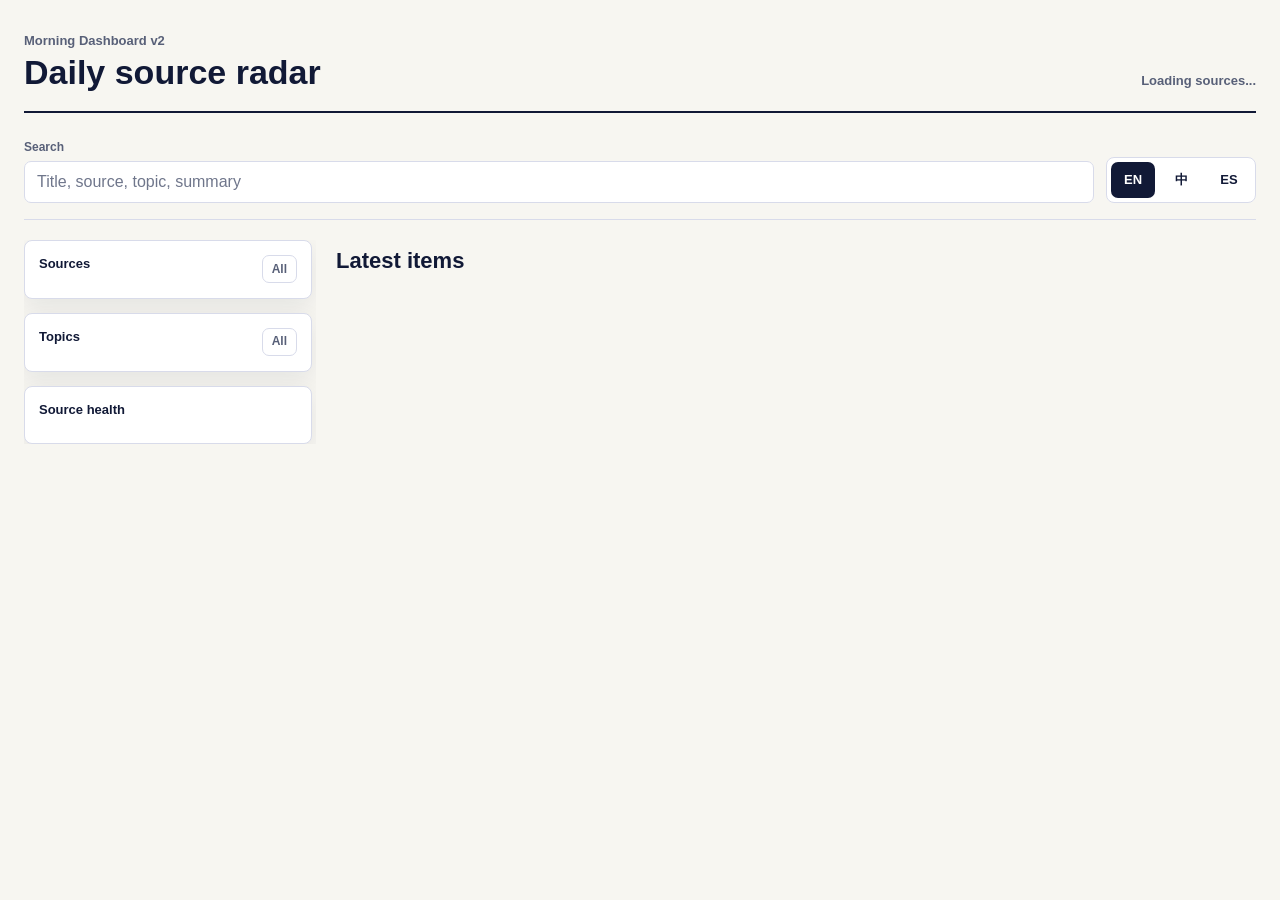
<file: index.html>
<!doctype html>
<html lang="en">
<head>
  <meta charset="utf-8">
  <meta name="viewport" content="width=device-width, initial-scale=1">
  <meta http-equiv="refresh" content="0; url=./v2/">
  <title>Morning Dashboard MVP</title>
  <style>
    body { font-family: system-ui, -apple-system, BlinkMacSystemFont, "Segoe UI", sans-serif; margin: 3rem; color: #111936; background: #f7f6f1; }
    a { color: #111936; font-weight: 700; }
  </style>
</head>
<body>
  <p>Opening <a href="./v2/">Morning Dashboard MVP</a>...</p>
</body>
</html>
</file>
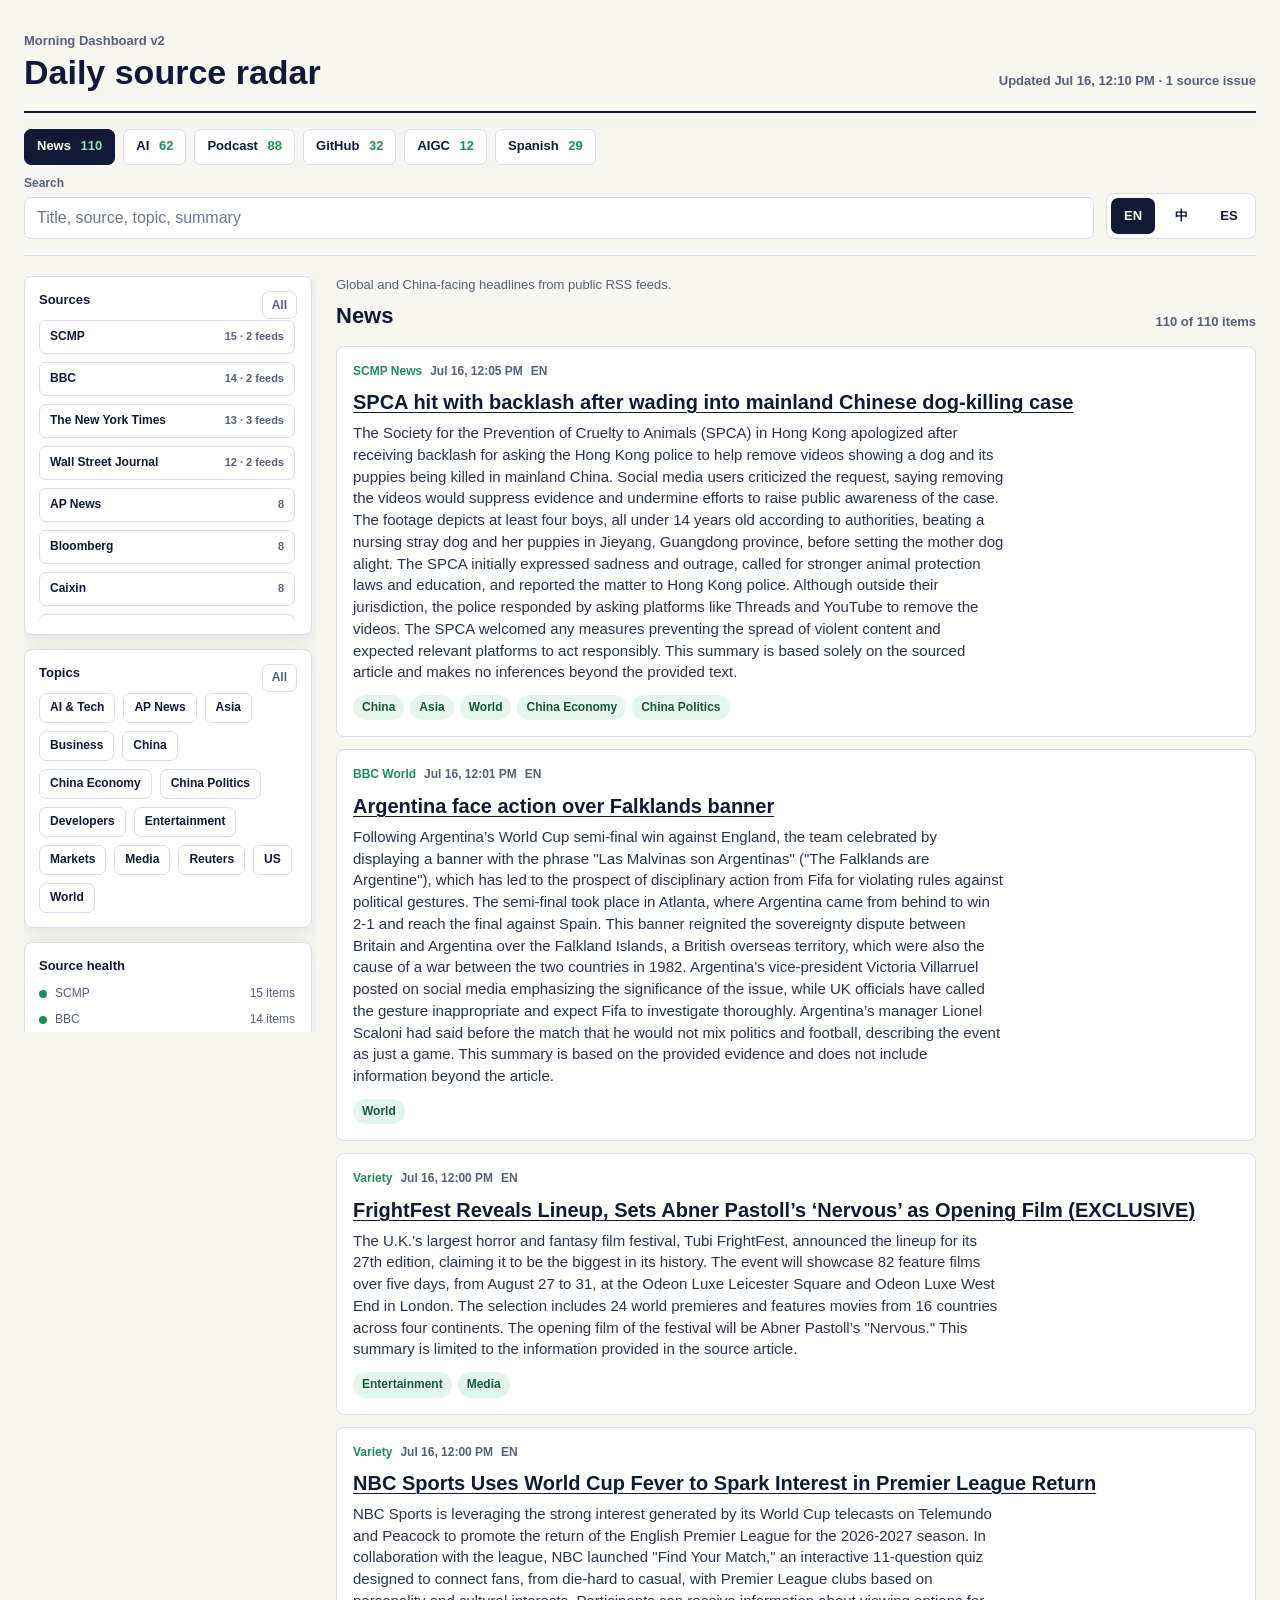
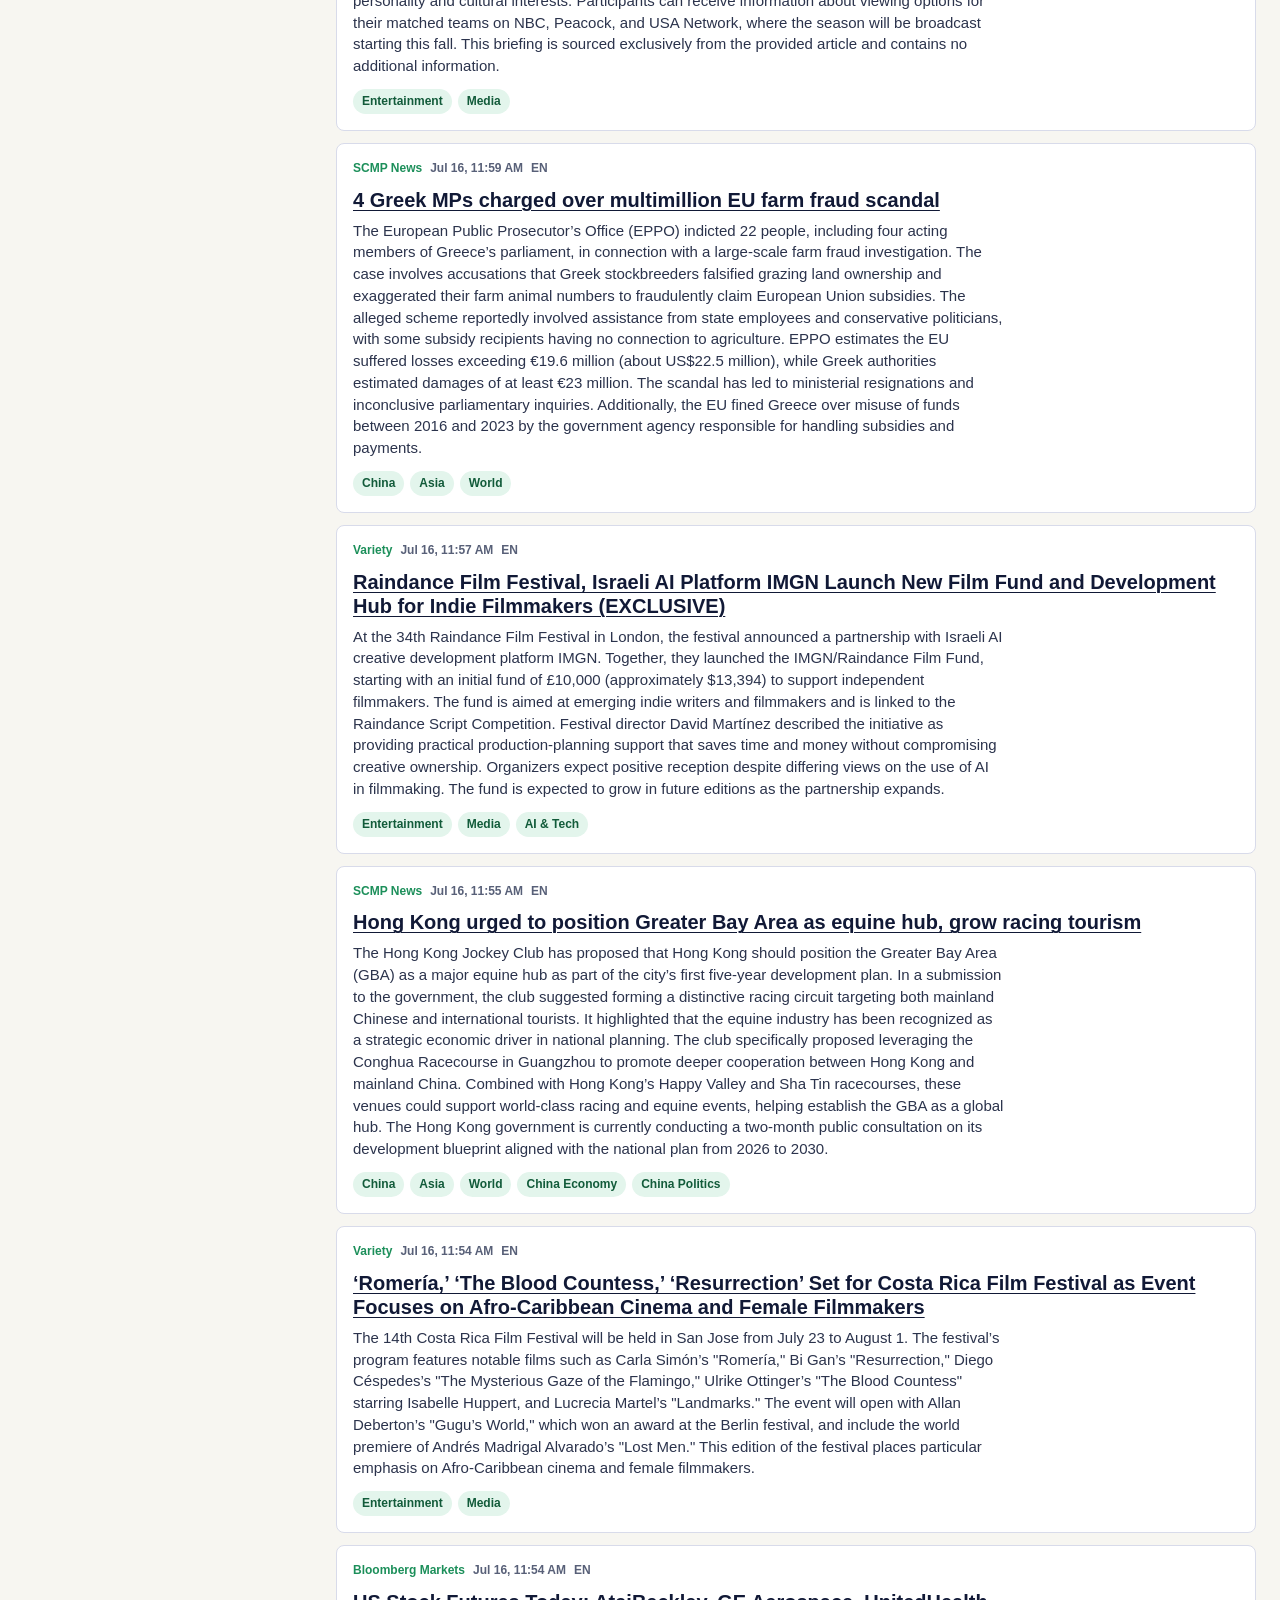
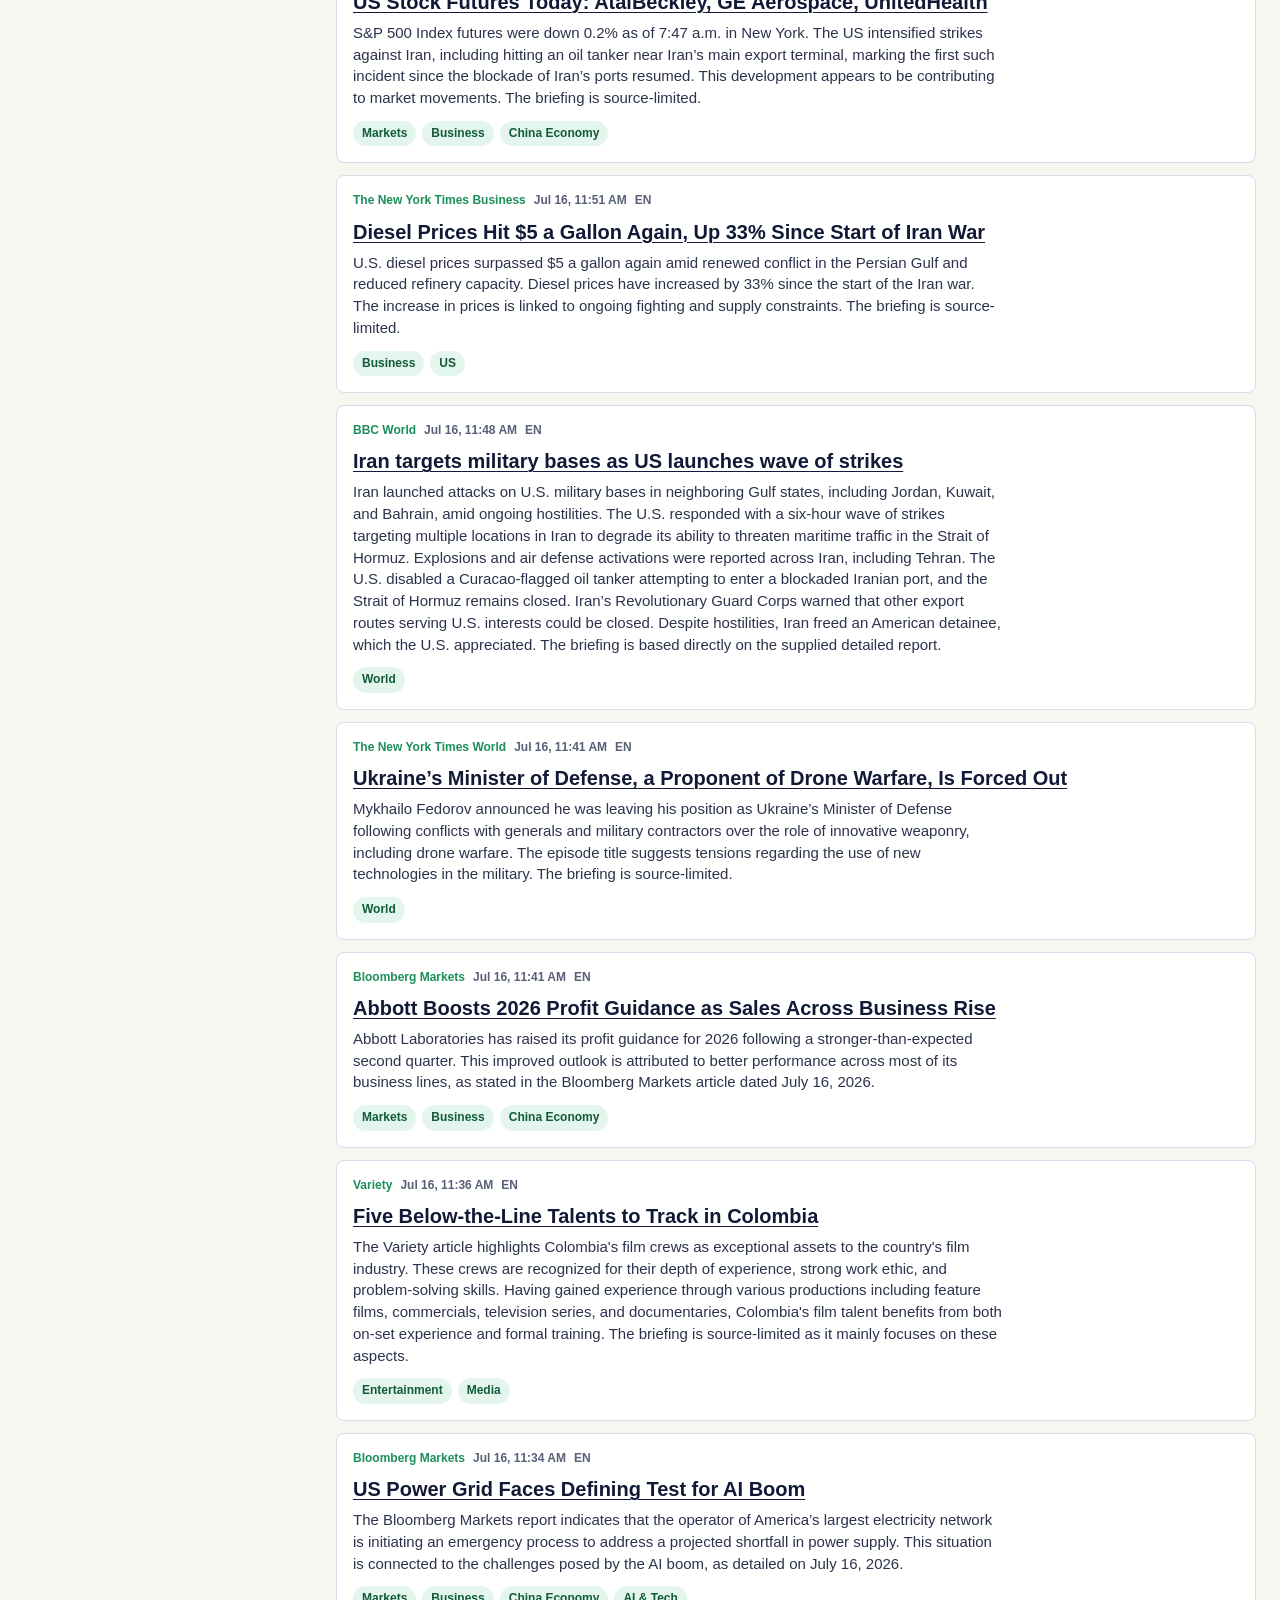
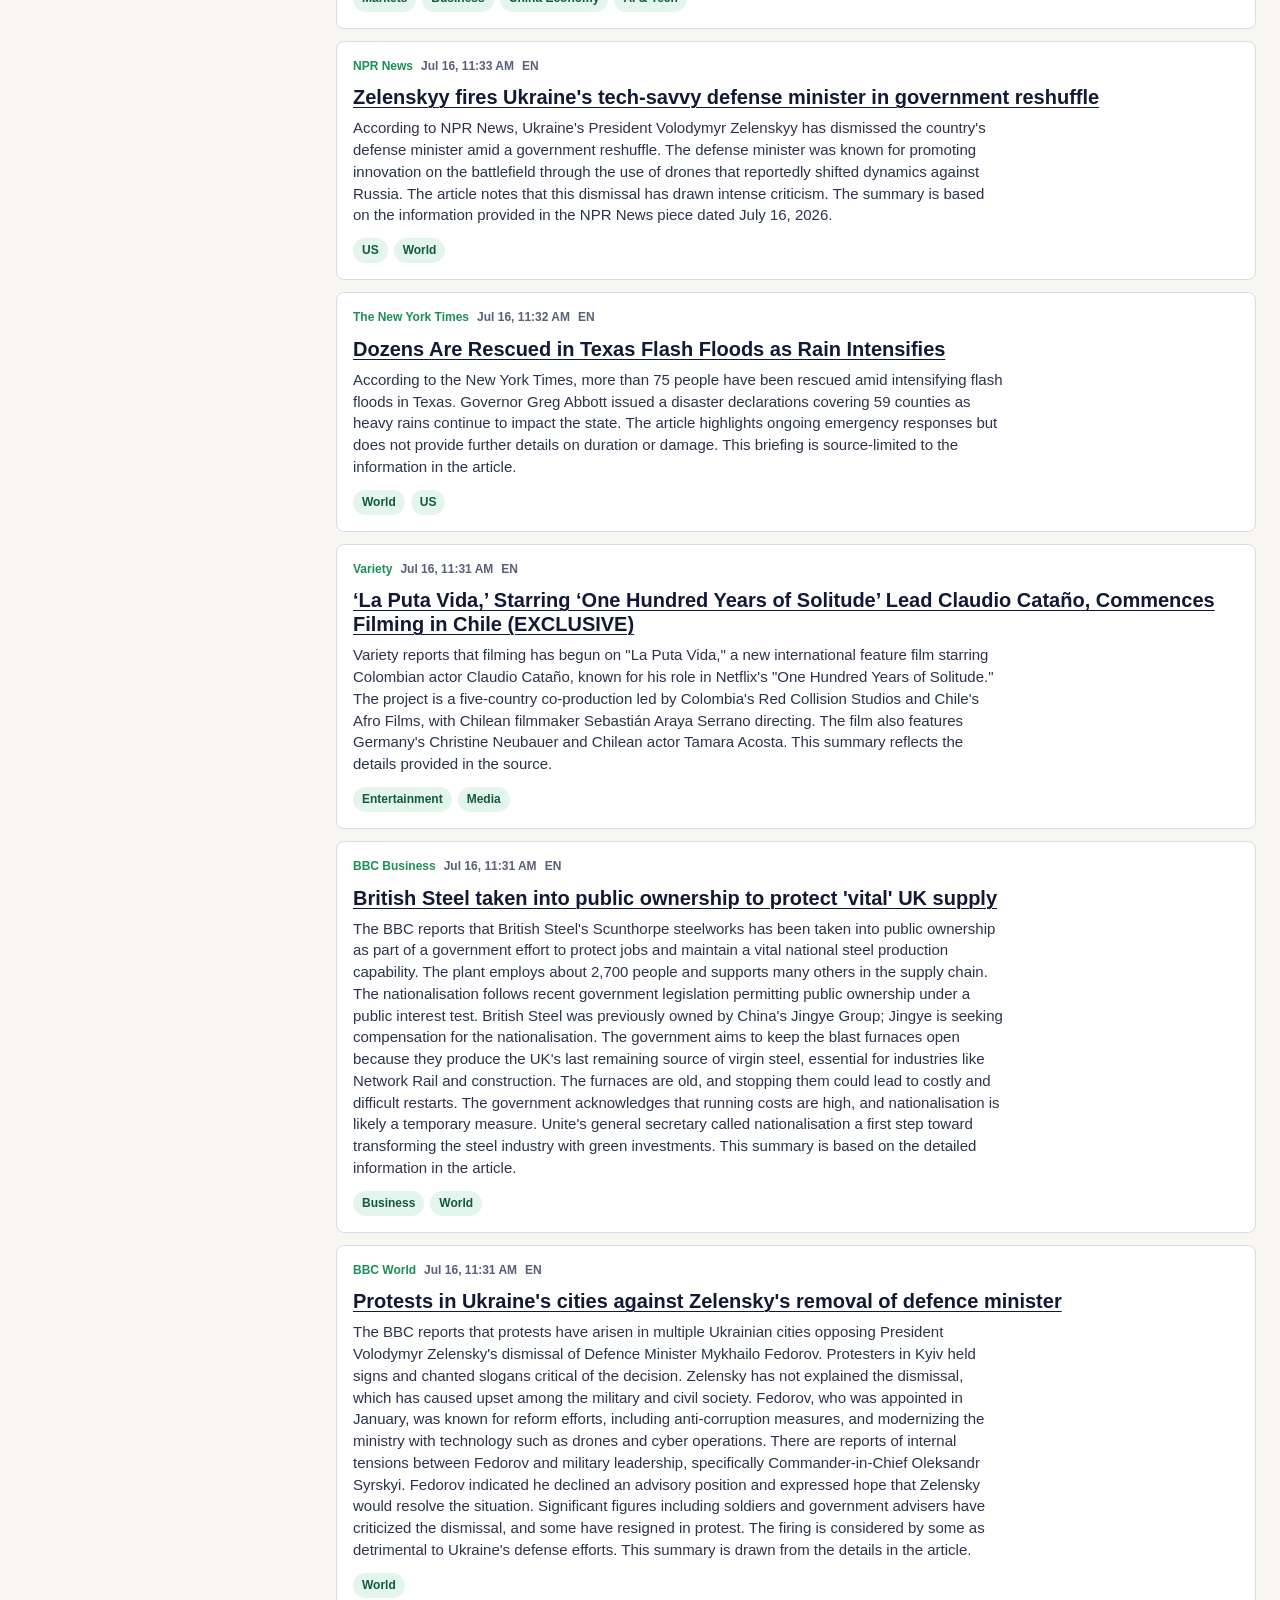
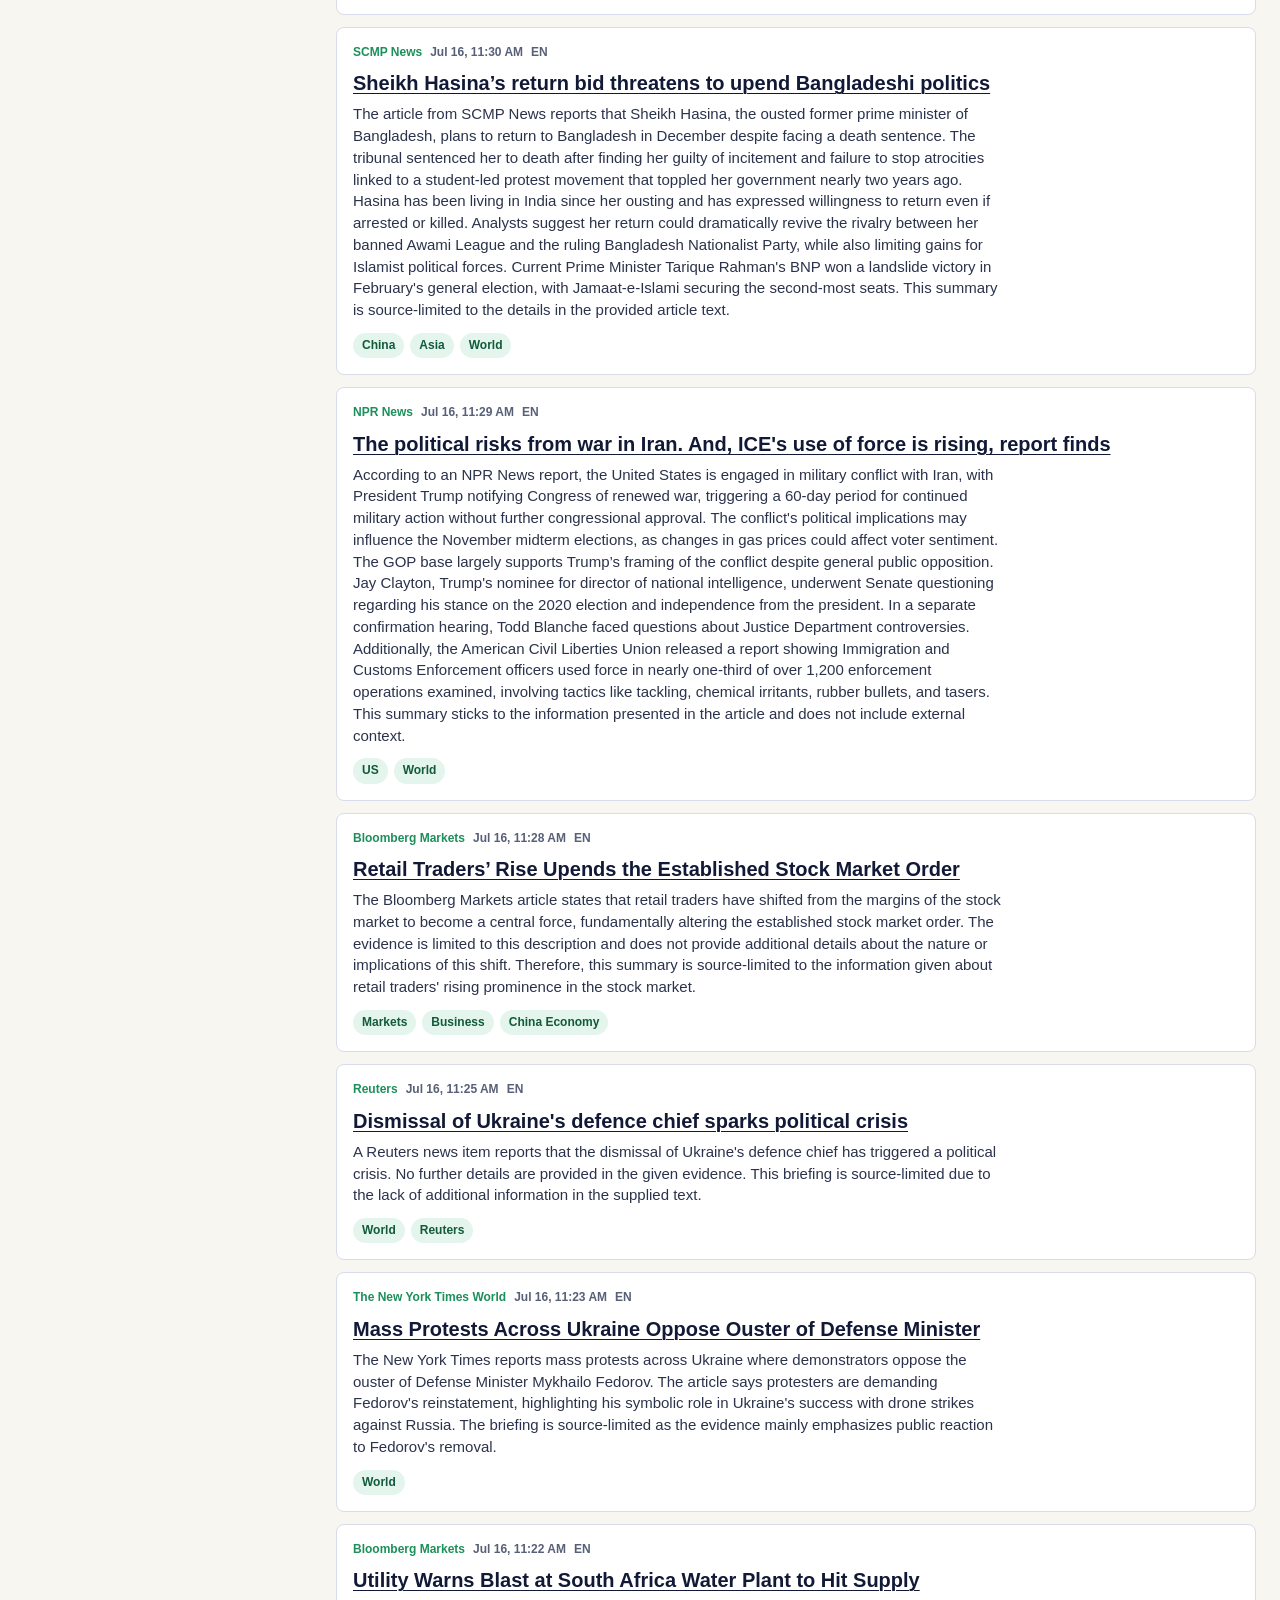
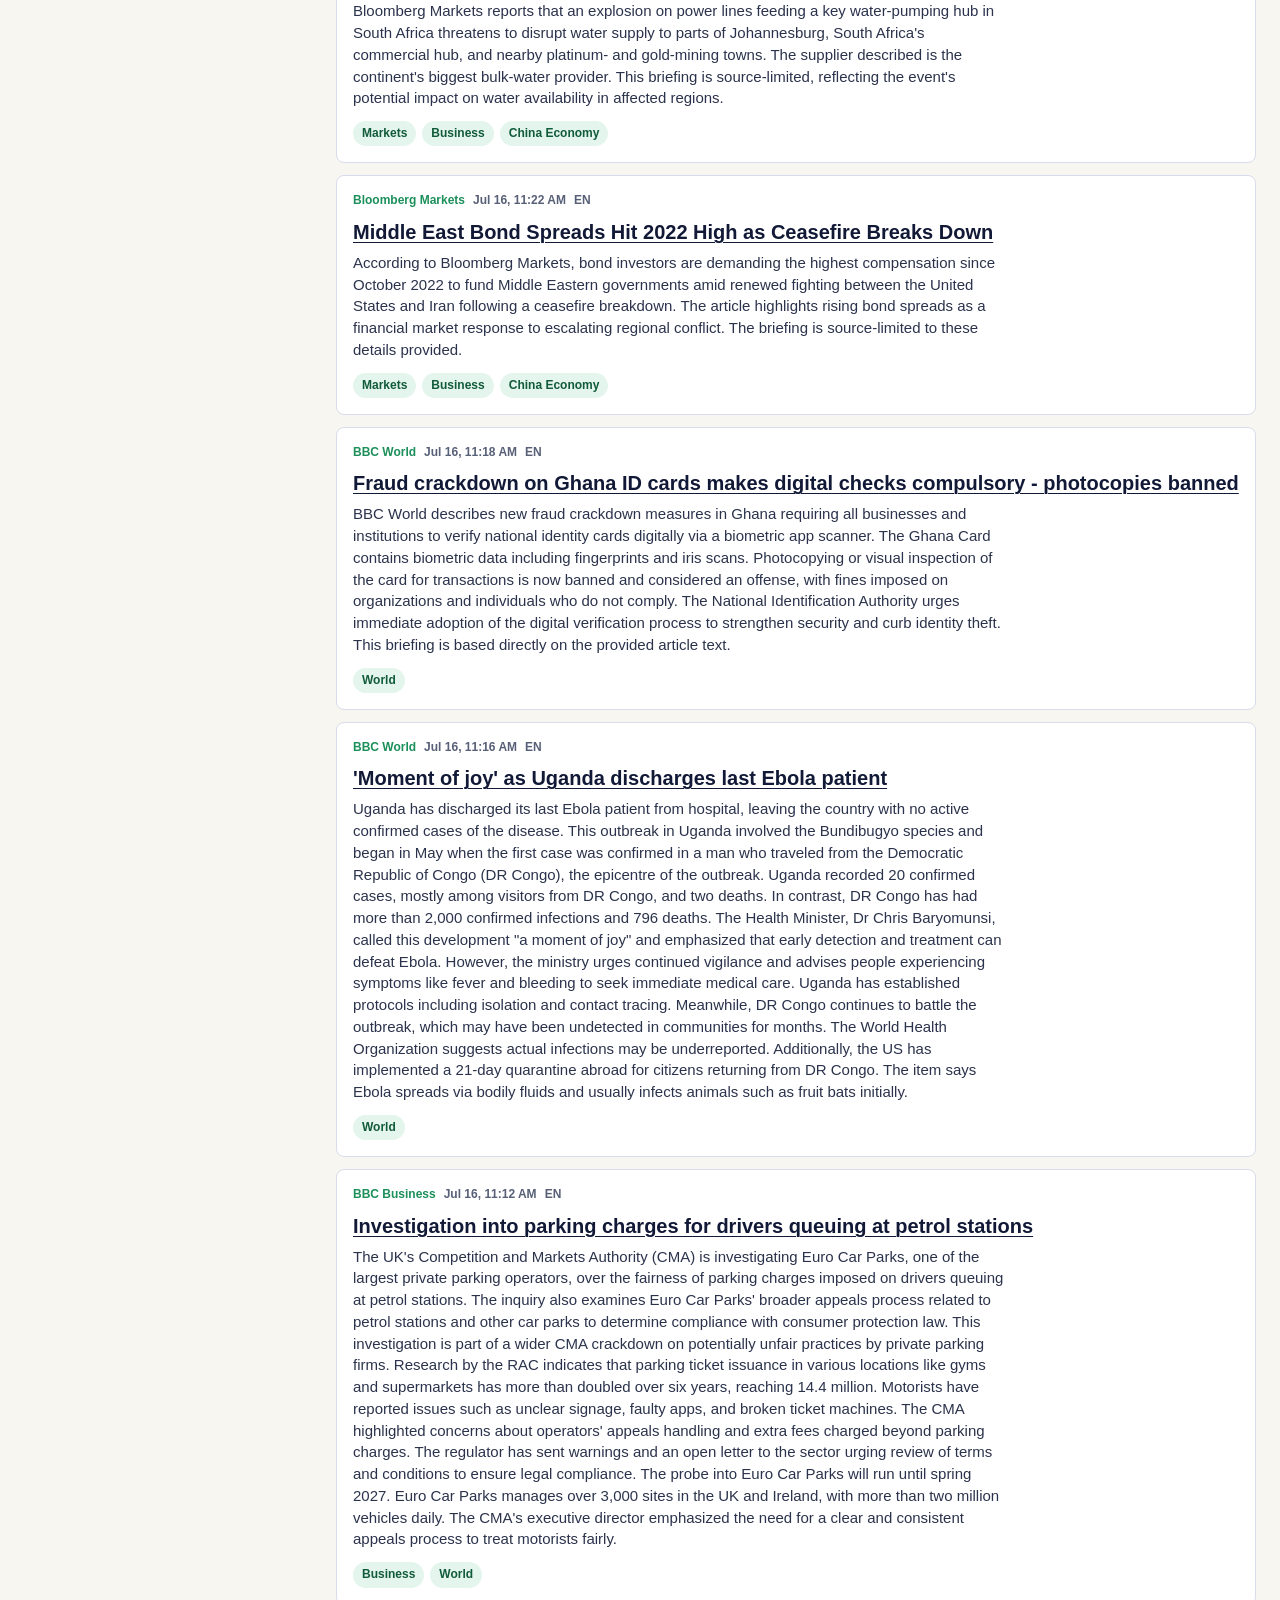
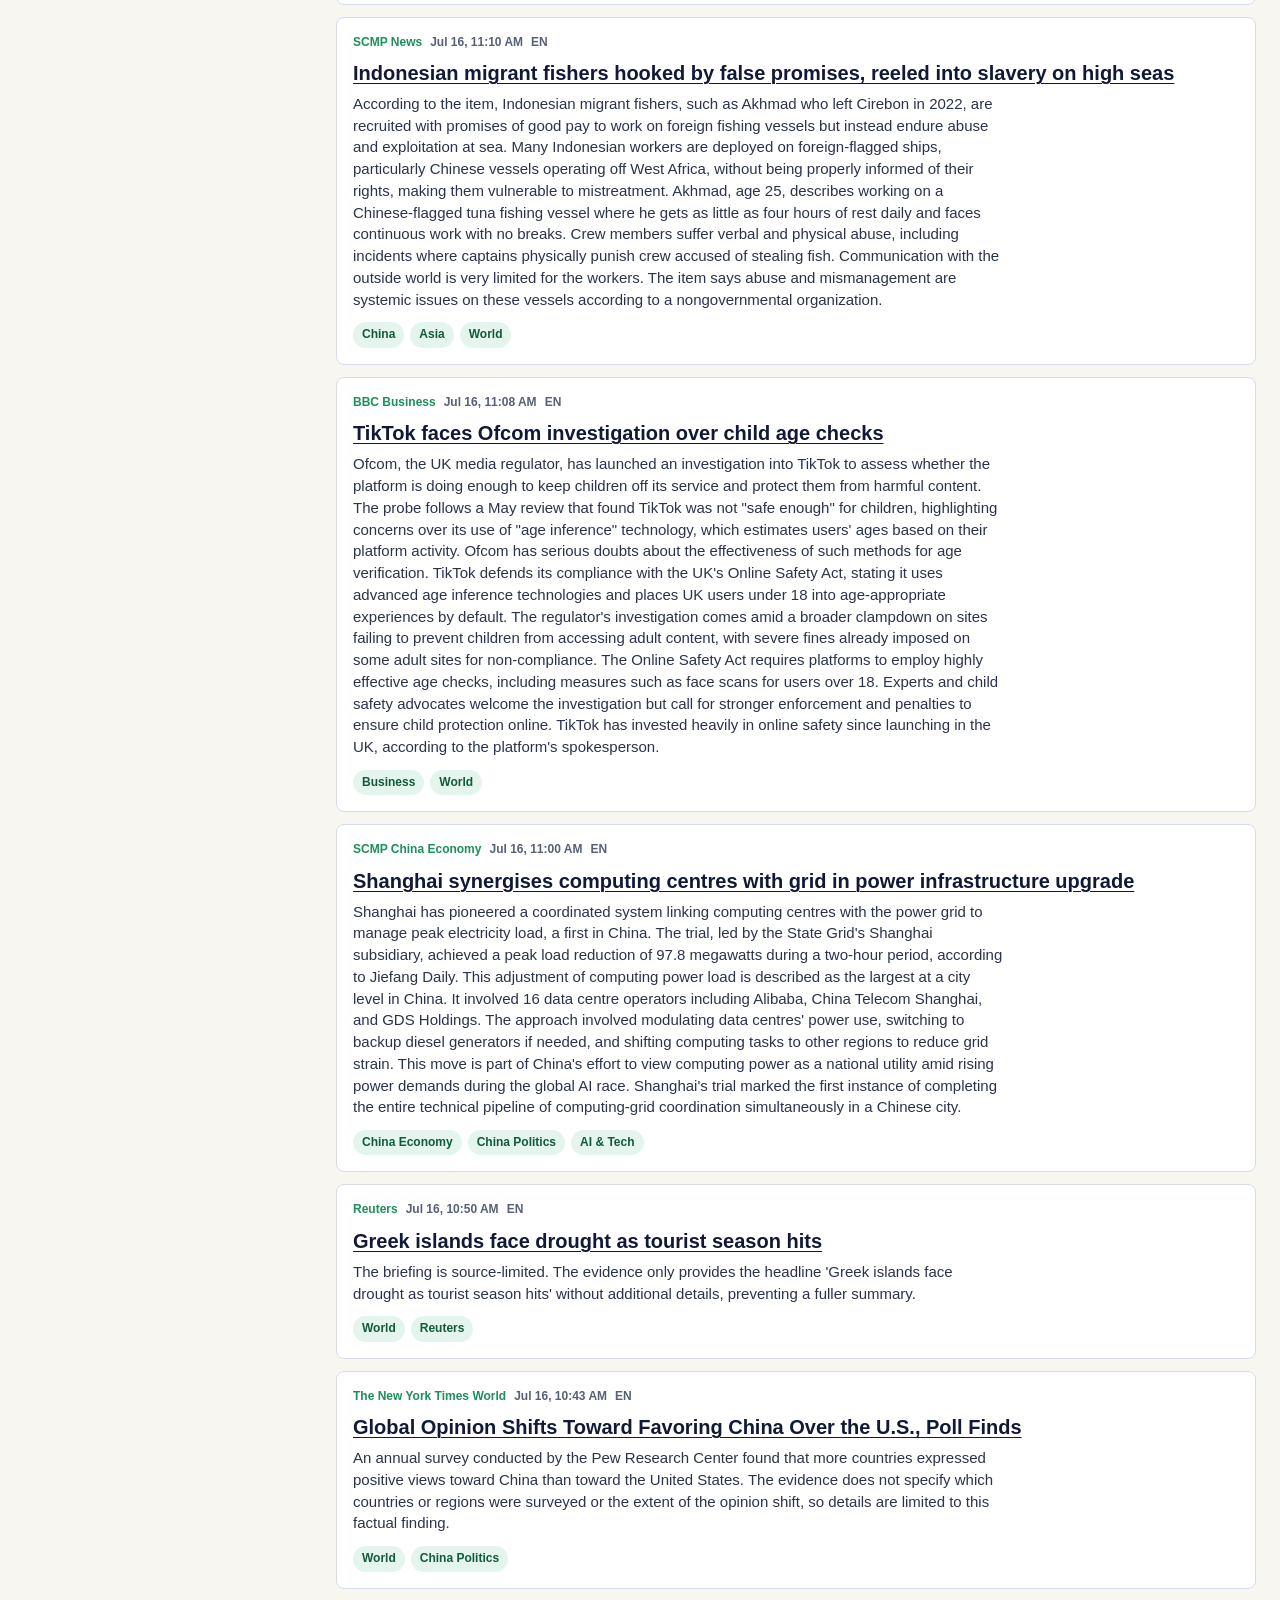
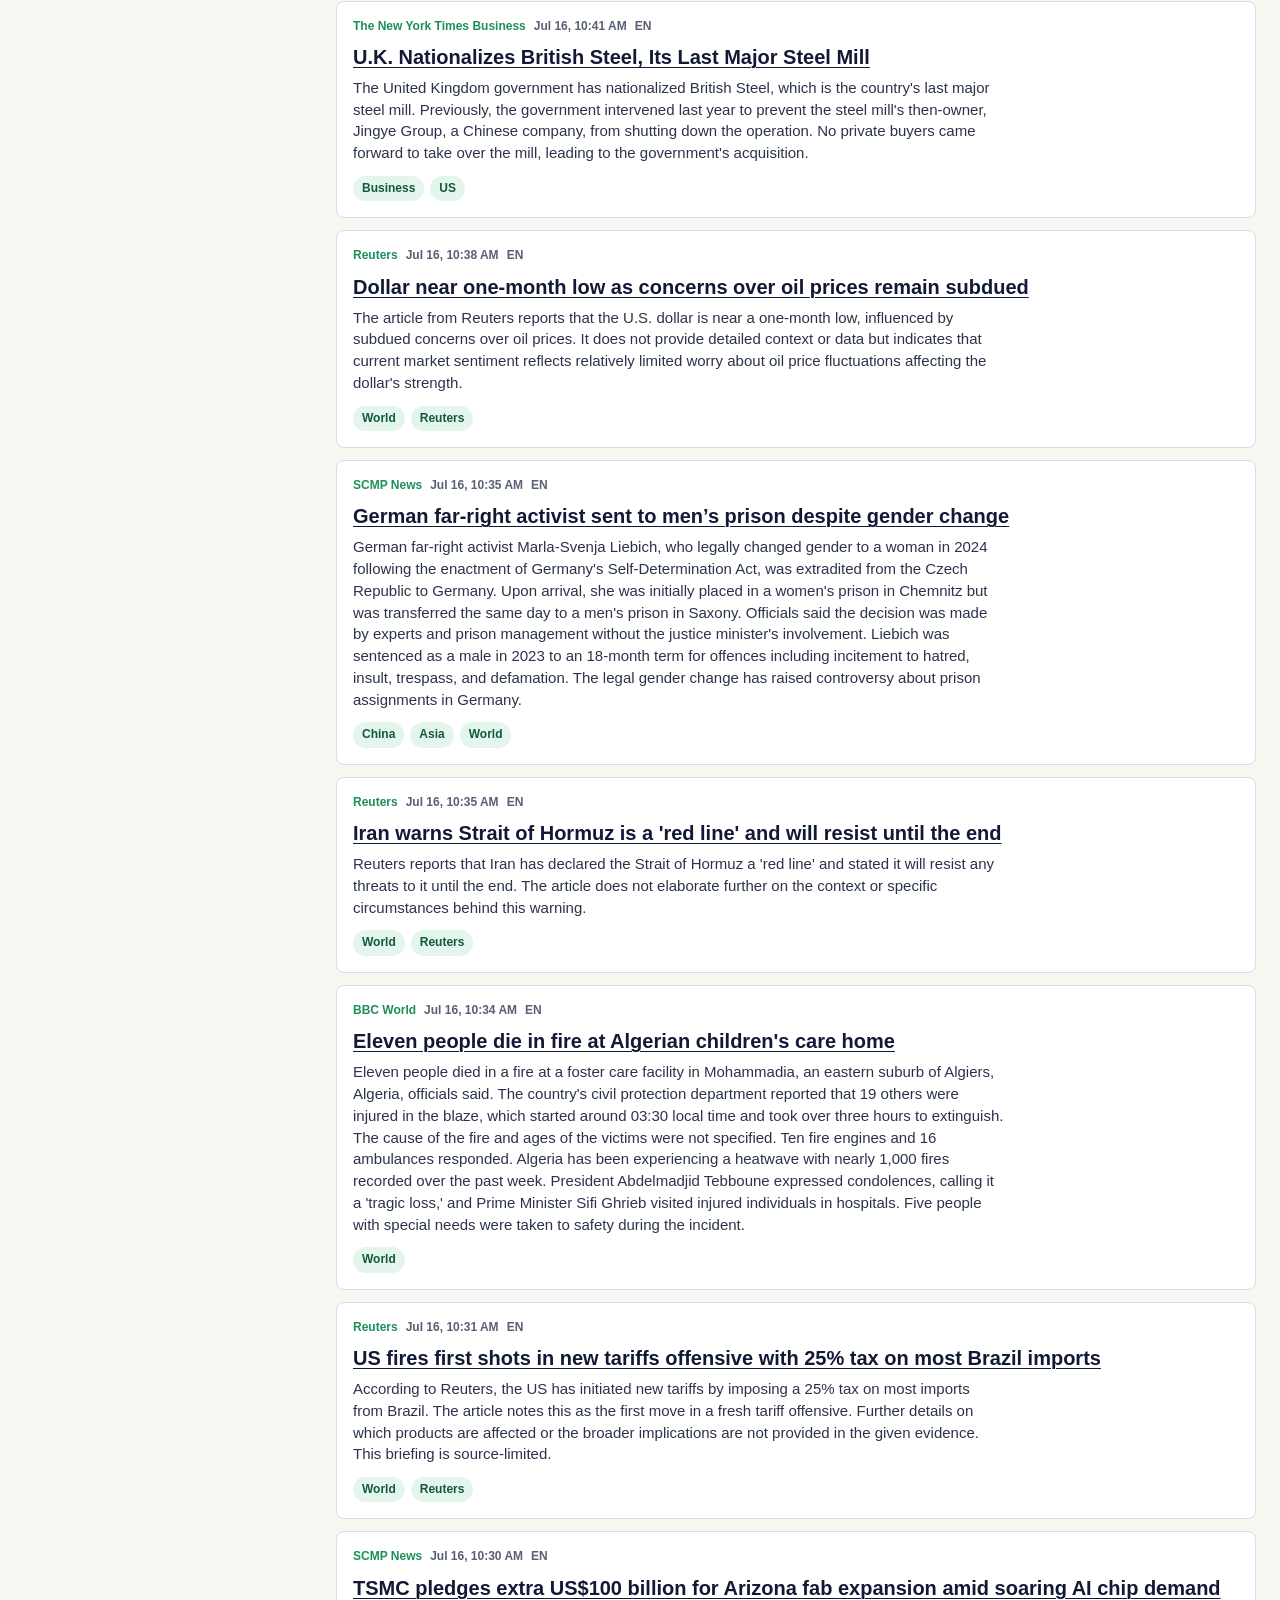
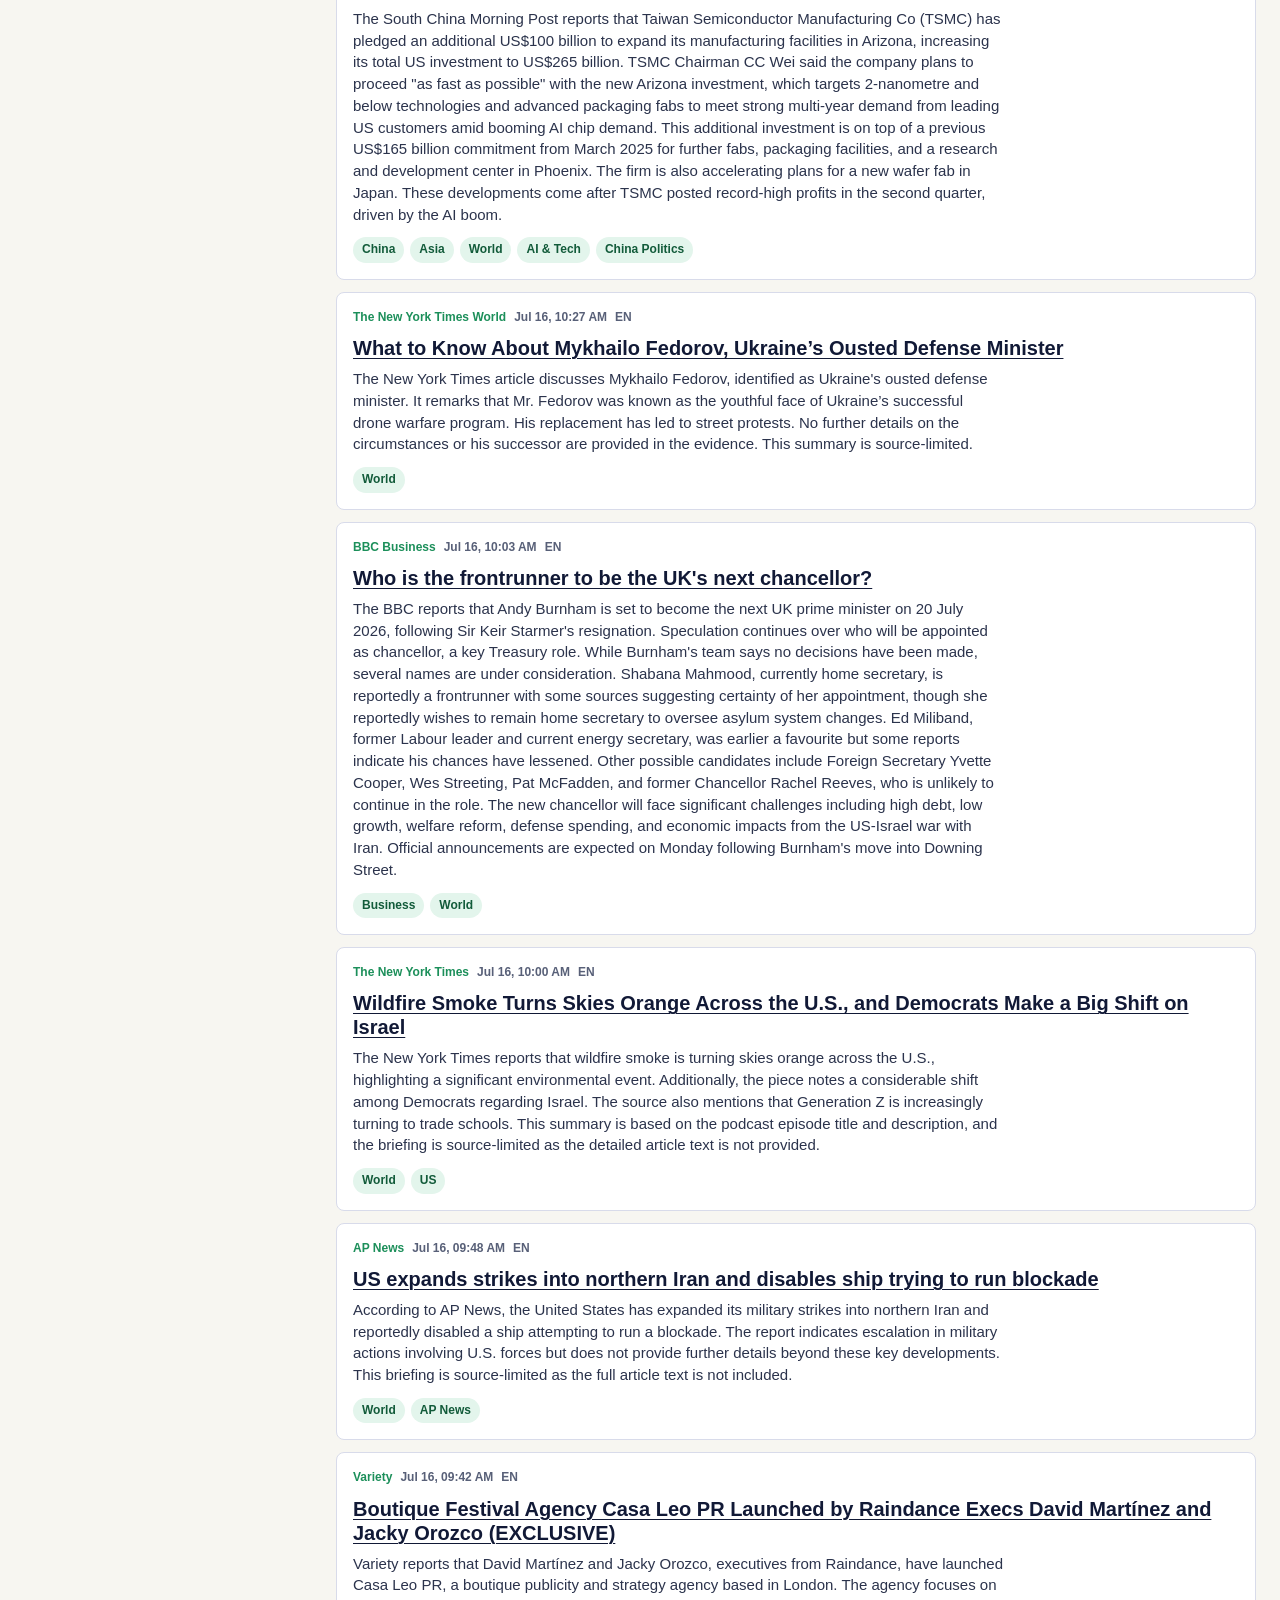
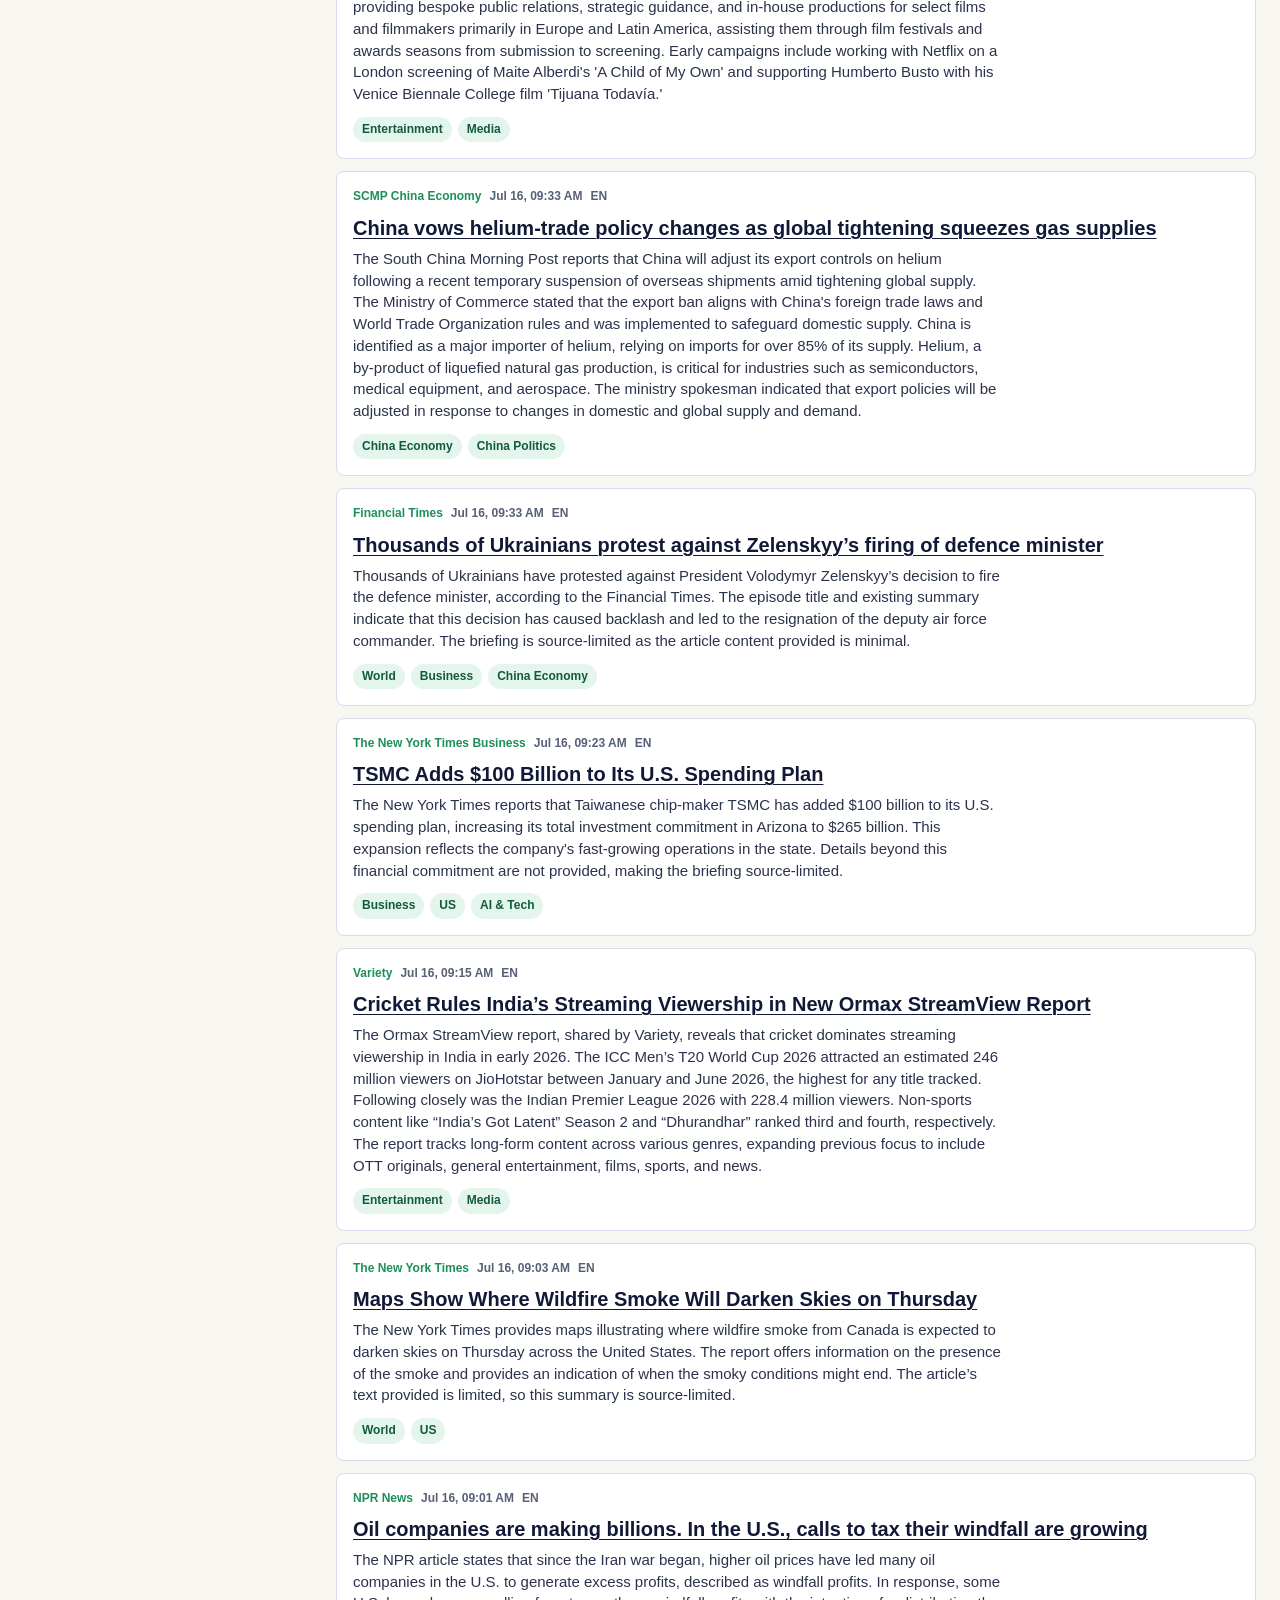
<file: v2/index.html>
<!doctype html>
<html lang="en">
<head>
  <meta charset="utf-8">
  <meta name="viewport" content="width=device-width, initial-scale=1">
  <title>Morning Dashboard v2</title>
  <link rel="stylesheet" href="./styles.css">
</head>
<body>
  <main class="shell">
    <header class="topbar">
      <div>
        <p class="kicker">Morning Dashboard v2</p>
        <h1>Daily source radar</h1>
      </div>
      <div class="status" id="status" aria-live="polite">Loading sources...</div>
    </header>

    <section class="toolbar" aria-label="Dashboard controls">
      <div class="tabs" id="sectionTabs"></div>
      <div class="controlRow">
        <label class="search">
          <span>Search</span>
          <input id="searchInput" type="search" placeholder="Title, source, topic, summary">
        </label>
        <div class="segmented" aria-label="Language">
          <button data-lang="en" class="active">EN</button>
          <button data-lang="zh">中</button>
          <button data-lang="es">ES</button>
        </div>
      </div>
    </section>

    <section class="workspace">
      <aside class="filters" aria-label="Filters">
        <div class="filterBlock">
          <div class="filterHead">
            <h2>Sources</h2>
            <button id="clearSource" type="button">All</button>
          </div>
          <div id="sourceFilters" class="filterList"></div>
        </div>
        <div class="filterBlock">
          <div class="filterHead">
            <h2>Topics</h2>
            <button id="clearTopic" type="button">All</button>
          </div>
          <div id="topicFilters" class="filterList"></div>
        </div>
        <div class="filterBlock">
          <h2>Source health</h2>
          <div id="sourceHealth" class="healthList"></div>
        </div>
      </aside>

      <section class="content" aria-label="Articles">
        <div class="contentHead">
          <div>
            <p id="sectionDescription" class="sectionDescription"></p>
            <h2 id="resultTitle">Latest items</h2>
          </div>
          <div id="resultCount" class="resultCount"></div>
        </div>
        <div id="emptyState" class="emptyState" hidden>
          <strong>No items here yet.</strong>
          <span>This section is ready for a source adapter.</span>
        </div>
        <div id="items" class="items"></div>
      </section>
    </section>
  </main>

  <script type="module" src="./app.js"></script>
</body>
</html>
</file>
<file: v2/styles.css>
:root {
  --paper: #f7f6f1;
  --panel: #ffffff;
  --ink: #111936;
  --muted: #586078;
  --line: #d8dbea;
  --line-strong: #111936;
  --accent: #1c8f5a;
  --accent-bg: #e3f5ec;
  --warning: #a15c0f;
  --error: #b3261e;
  --shadow: 0 8px 24px rgba(17, 25, 54, 0.08);
}

* {
  box-sizing: border-box;
}

html {
  min-height: 100%;
  background: var(--paper);
  color: var(--ink);
}

body {
  margin: 0;
  font-family: ui-sans-serif, -apple-system, BlinkMacSystemFont, "Segoe UI", sans-serif;
  line-height: 1.45;
}

button,
input {
  font: inherit;
}

button {
  cursor: pointer;
}

a {
  color: inherit;
}

.shell {
  width: min(1440px, 100%);
  margin: 0 auto;
  padding: 24px;
}

.topbar {
  display: flex;
  align-items: flex-end;
  justify-content: space-between;
  gap: 24px;
  padding: 8px 0 20px;
  border-bottom: 2px solid var(--line-strong);
}

.kicker {
  margin: 0 0 4px;
  color: var(--muted);
  font-size: 13px;
  font-weight: 700;
}

h1,
h2,
h3,
p {
  margin-top: 0;
}

h1 {
  margin-bottom: 0;
  font-size: 34px;
  line-height: 1.05;
  letter-spacing: 0;
}

.status {
  color: var(--muted);
  font-size: 13px;
  font-weight: 650;
  text-align: right;
}

.toolbar {
  position: sticky;
  top: 0;
  z-index: 5;
  background: color-mix(in srgb, var(--paper) 93%, transparent);
  backdrop-filter: blur(12px);
  padding: 16px 0;
  border-bottom: 1px solid var(--line);
}

.tabs {
  display: flex;
  gap: 8px;
  overflow-x: auto;
  padding-bottom: 10px;
}

.tabButton,
.filterButton,
.segmented button,
.filterHead button {
  border: 1px solid var(--line);
  background: var(--panel);
  color: var(--ink);
  min-height: 36px;
  padding: 0 12px;
  border-radius: 7px;
  font-size: 13px;
  font-weight: 750;
  transition: background 150ms ease, border-color 150ms ease, transform 120ms ease;
}

.tabButton:active,
.filterButton:active,
.segmented button:active,
.filterHead button:active {
  transform: translateY(1px);
}

.tabButton.active,
.filterButton.active,
.segmented button.active {
  background: var(--ink);
  border-color: var(--ink);
  color: white;
}

.tabCount {
  color: var(--accent);
  margin-left: 6px;
}

.tabButton.active .tabCount {
  color: #8ce0b3;
}

.controlRow {
  display: grid;
  grid-template-columns: minmax(240px, 1fr) auto;
  gap: 12px;
  align-items: end;
}

.search span {
  display: block;
  margin-bottom: 5px;
  color: var(--muted);
  font-size: 12px;
  font-weight: 700;
}

.search input {
  width: 100%;
  min-height: 42px;
  border: 1px solid var(--line);
  background: var(--panel);
  color: var(--ink);
  border-radius: 7px;
  padding: 0 12px;
  outline: none;
}

.search input::placeholder {
  color: #6f768b;
}

.search input:focus {
  border-color: var(--accent);
  box-shadow: 0 0 0 3px var(--accent-bg);
}

.segmented {
  display: inline-flex;
  gap: 4px;
  padding: 4px;
  border: 1px solid var(--line);
  border-radius: 8px;
  background: var(--panel);
}

.segmented button {
  min-width: 44px;
  border: 0;
  background: transparent;
}

.workspace {
  display: grid;
  grid-template-columns: 292px minmax(0, 1fr);
  gap: 20px;
  padding-top: 20px;
}

.filters {
  align-self: start;
  position: sticky;
  top: 128px;
  display: grid;
  gap: 14px;
  max-height: calc(100vh - 144px);
  overflow-y: auto;
  padding-right: 4px;
  overscroll-behavior: contain;
  scrollbar-width: thin;
  scrollbar-color: var(--line) transparent;
}

.filterBlock {
  border: 1px solid var(--line);
  background: var(--panel);
  border-radius: 8px;
  padding: 14px;
  box-shadow: var(--shadow);
}

.filterBlock h2 {
  margin-bottom: 10px;
  font-size: 13px;
}

.filterHead {
  display: flex;
  align-items: center;
  justify-content: space-between;
  gap: 10px;
}

.filterHead button {
  min-height: 28px;
  padding: 0 9px;
  color: var(--muted);
  font-size: 12px;
}

.filterList {
  display: flex;
  flex-wrap: wrap;
  gap: 8px;
  max-height: 220px;
  overflow-y: auto;
  padding-right: 2px;
  overscroll-behavior: contain;
  scrollbar-width: thin;
}

.filterButton {
  min-height: 30px;
  padding: 0 10px;
  font-size: 12px;
}

#sourceFilters {
  display: grid;
  grid-template-columns: 1fr;
  max-height: 300px;
}

.sourceButton {
  display: grid;
  grid-template-columns: minmax(0, 1fr) auto;
  gap: 10px;
  align-items: center;
  justify-content: stretch;
  width: 100%;
  min-height: 34px;
  text-align: left;
}

.sourceButton span:first-child {
  min-width: 0;
  overflow: hidden;
  text-overflow: ellipsis;
  white-space: nowrap;
}

.sourceButton span:last-child {
  color: var(--muted);
  font-size: 11px;
  font-weight: 800;
  white-space: nowrap;
}

.sourceButton.active span:last-child {
  color: #8ce0b3;
}

#topicFilters {
  align-content: start;
}

.healthList {
  display: grid;
  gap: 8px;
  max-height: 180px;
  overflow-y: auto;
  padding-right: 2px;
  scrollbar-width: thin;
}

.healthItem {
  display: grid;
  grid-template-columns: 8px 1fr auto;
  gap: 8px;
  align-items: center;
  color: var(--muted);
  font-size: 12px;
}

.healthDot {
  width: 8px;
  height: 8px;
  border-radius: 50%;
  background: var(--accent);
}

.healthDot.failed {
  background: var(--error);
}

.content {
  min-width: 0;
}

.contentHead {
  display: flex;
  align-items: end;
  justify-content: space-between;
  gap: 16px;
  margin-bottom: 14px;
}

.sectionDescription {
  margin-bottom: 5px;
  color: var(--muted);
  max-width: 72ch;
  font-size: 13px;
}

.contentHead h2 {
  margin-bottom: 0;
  font-size: 22px;
}

.resultCount {
  color: var(--muted);
  font-size: 13px;
  font-weight: 700;
  white-space: nowrap;
}

.items {
  display: grid;
  gap: 12px;
}

.item {
  border: 1px solid var(--line);
  border-radius: 8px;
  background: var(--panel);
  padding: 16px;
}

.itemMeta {
  display: flex;
  flex-wrap: wrap;
  gap: 8px;
  align-items: center;
  margin-bottom: 10px;
  color: var(--muted);
  font-size: 12px;
  font-weight: 650;
}

.sourceBadge {
  color: var(--accent);
  font-weight: 800;
}

.itemTitle {
  display: inline-block;
  margin-bottom: 8px;
  color: var(--ink);
  font-size: 20px;
  font-weight: 820;
  line-height: 1.2;
  text-decoration-thickness: 1px;
  text-underline-offset: 3px;
}

.summary {
  margin-bottom: 12px;
  color: #2b334c;
  max-width: 78ch;
  font-size: 15px;
}

.translationNote {
  margin-left: 8px;
  color: var(--warning);
  font-size: 12px;
  font-weight: 700;
}

.topics {
  display: flex;
  flex-wrap: wrap;
  gap: 6px;
}

.topic {
  border-radius: 999px;
  background: var(--accent-bg);
  color: #125b3a;
  padding: 4px 9px;
  font-size: 12px;
  font-weight: 750;
}

.emptyState {
  border: 1px dashed var(--line-strong);
  background: var(--panel);
  border-radius: 8px;
  padding: 28px;
  color: var(--muted);
}

.emptyState strong {
  display: block;
  margin-bottom: 4px;
  color: var(--ink);
}

@media (max-width: 920px) {
  .shell {
    padding: 16px;
  }

  .topbar {
    align-items: flex-start;
    flex-direction: column;
  }

  .status {
    text-align: left;
  }

  .workspace {
    grid-template-columns: 1fr;
  }

  .filters {
    position: static;
    grid-template-columns: repeat(2, minmax(0, 1fr));
  }

  .filterBlock:last-child {
    grid-column: 1 / -1;
  }
}

@media (max-width: 640px) {
  .controlRow,
  .filters,
  .contentHead {
    grid-template-columns: 1fr;
  }

  h1 {
    font-size: 28px;
  }

  .toolbar {
    top: 0;
  }

  .item {
    padding: 14px;
  }

  .itemTitle {
    font-size: 18px;
  }
}
</file>
